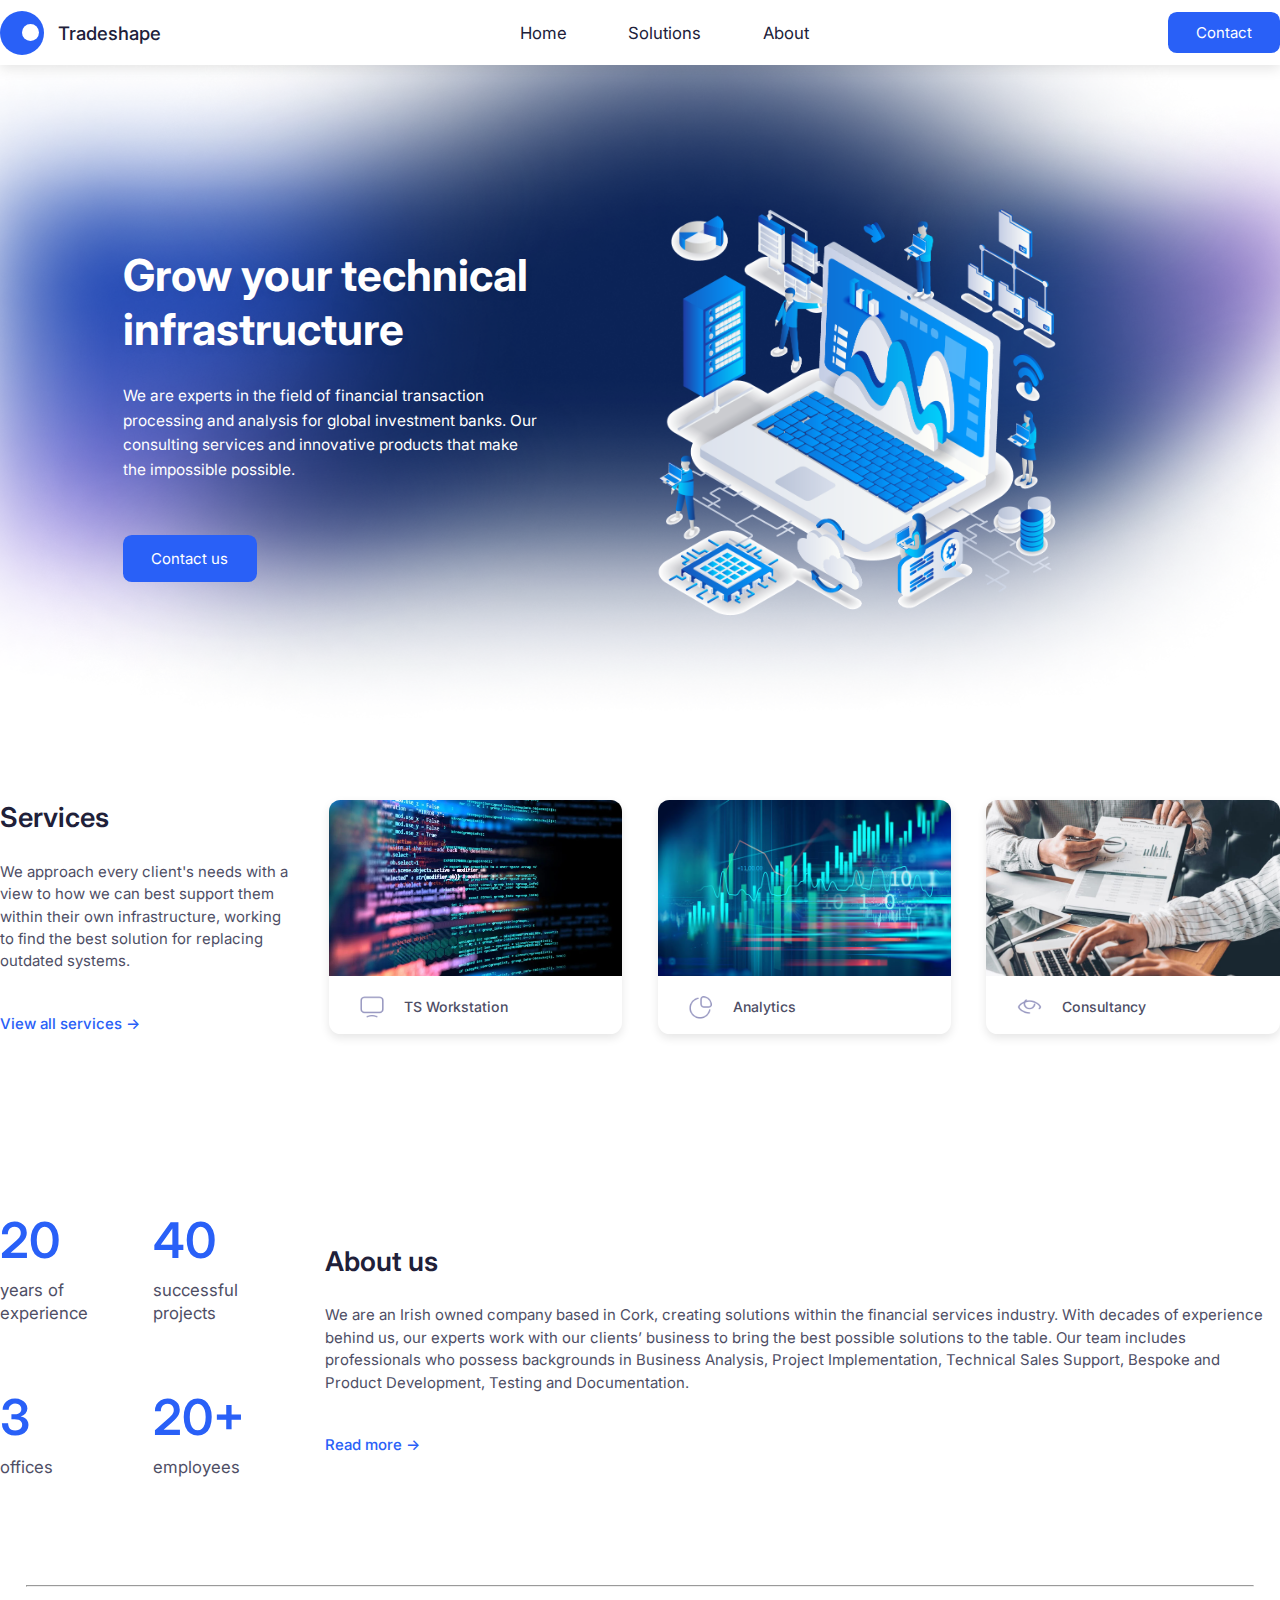
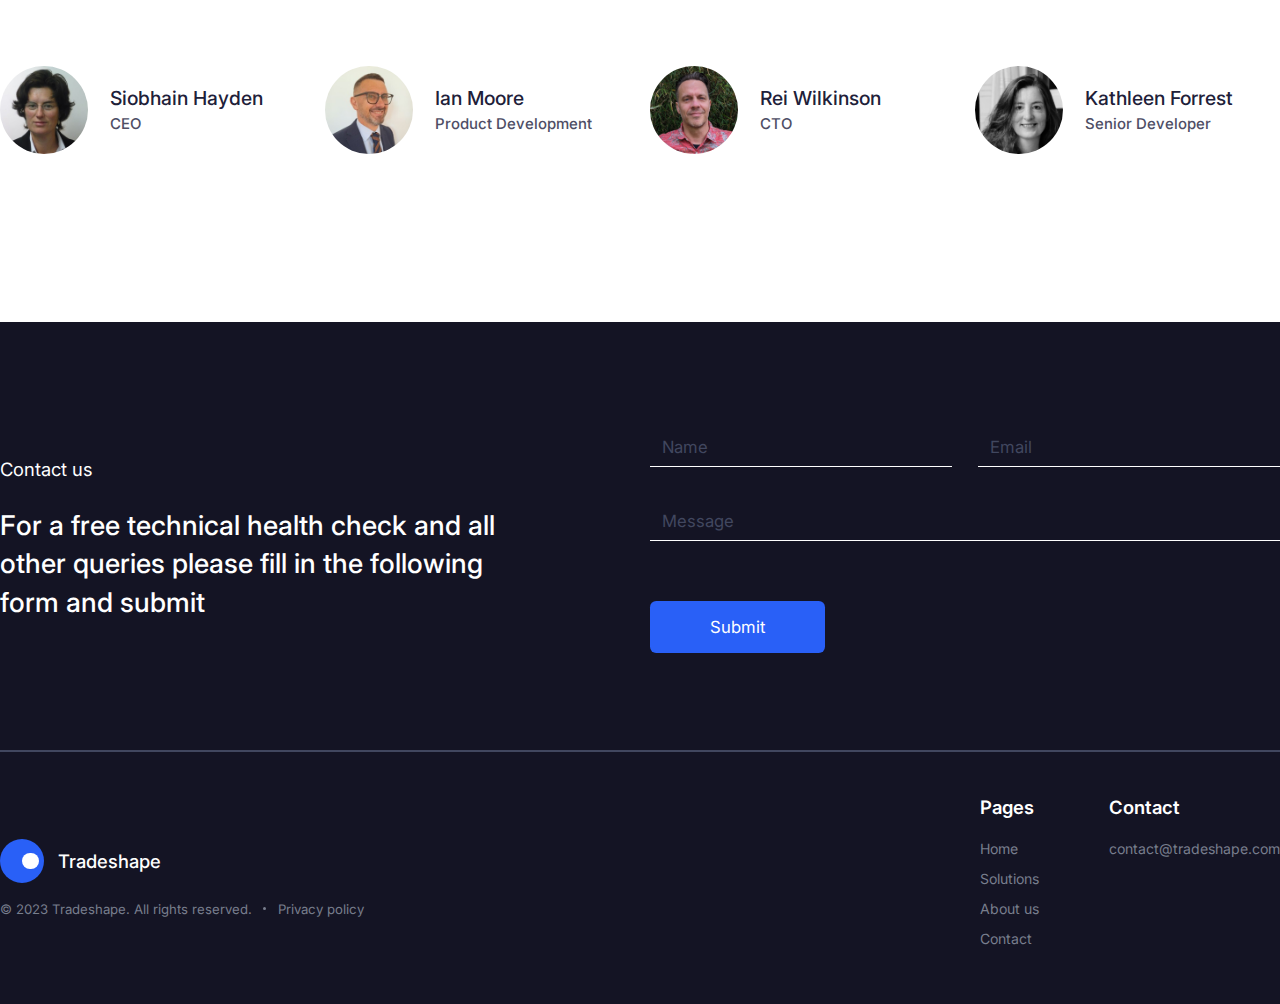
<file: index.html>
<!DOCTYPE html>
<html lang="en">
<head>
    <meta charset="UTF-8">
    <meta http-equiv="X-UA-Compatible" content="IE=edge">
    <meta name="viewport" content="width=device-width, initial-scale=1.0">
    <title>Tradeshape</title>
    <link rel="stylesheet" href="./compiled/globals.css">
    <link rel="stylesheet" href="./compiled/nav.css">
    <link rel="stylesheet" href="./compiled/footer.css">
    <link rel="stylesheet" href="./compiled/index.css">
    <link rel="preconnect" href="https://fonts.googleapis.com">
    <link rel="preconnect" href="https://fonts.gstatic.com" crossorigin>
    <link href="https://fonts.googleapis.com/css2?family=Inter:wght@400;500;600;700&display=swap" rel="stylesheet">
</head>
<body>
    <nav>
        <div class="container">
            <div class="logo">
                <div class="circle">
                    <div class="inner"></div>
                </div>

                <p>Tradeshape</p>
            </div>

            <div class="links">
                <a href="./index.html">Home</a>
                <a href="./html/solutions.html">Solutions</a>
                <a href="./html/about.html">About</a>
            </div>

            <div class="button-container">
                <a href="#footer" class="contact">Contact</a>

                <button class="menu-toggle">
                    <div class="line"></div>
                    <div class="line"></div>
                </button>
            </div>
        </div>
        
        <div class="menu">
            <a href="./index.html">Home</a>
            <a href="./html/solutions.html">Solutions</a>
            <a href="./html/about.html">About</a>
        </div>
    </nav>

    <div class="hero">
        <div class="content grid">
            <div class="text">
                <h1>Grow your technical infrastructure</h1>
                <p>We are experts in the field of financial transaction processing and analysis for global investment banks. Our consulting services and innovative products that make the impossible possible.</p>
                <a class="contact" href="#footer">Contact us</a>
            </div>

            <img class="graphics" src="./assets/index/hero.png" alt="">
        </div>

        <div class="background">
            <img src="./assets/background.png">
        </div>
    </div>

    <div class="services grid">
        <div class="text">
            <h1>Services</h1>
            <p>We approach every client's needs with a view to how we can best support them within their own infrastructure, working to find the best solution for replacing outdated systems.</p>
            <a href="./html/solutions.html">View all services →</a>
        </div>

        <div class="element">
            <img src="./assets/index/code.png" alt="">

            <div class="description">
                <img src="./assets/index/icons/monitor.png" alt="">
                <h2>TS Workstation</h2>
            </div>
        </div>

        <div class="element">
            <img src="./assets/index/stocks.png" alt="">

            <div class="description">
                <img src="./assets/index/icons/data.png" alt="">
                <h2>Analytics</h2>
            </div>
        </div>

        <div class="element">
            <img src="./assets/index/analytics.png" alt="">

            <div class="description">
                <img src="./assets/index/icons/supervision.png" alt="">
                <h2>Consultancy</h2>
            </div>
        </div>
    </div>

    <div class="about grid">
        <div class="stats">
            <div class="numbers">
                <h3>20</h3>
                <p>years of experience</p>
            </div>
            <div class="numbers">
                <h3>40</h3>
                <p>successful projects</p>
            </div>
            <div class="numbers">
                <h3>3</h3>
                <p>offices</p>
            </div>
            <div class="numbers">
                <h3>20+</h3>
                <p>employees</p>
            </div>
        </div>

        <hr>

        <div class="text">
            <h1>About us</h1>
            <p>We are an Irish owned company based in Cork, creating solutions within the financial services industry. With decades of experience behind us, our experts work with our clients’ business to bring the best possible solutions to the table. Our team includes professionals who possess backgrounds in Business Analysis, Project Implementation, Technical Sales Support, Bespoke and Product Development, Testing and Documentation.</p>
            <a href="./html/about.html">Read more →</a>
        </div>
    </div>

    <div class="separator">
        <hr>
    </div>

    <div class="team grid">
        <div class="person">
            <img src="./assets/team/siobhain.jpeg" alt="">
            
            <div>
                <h3>Siobhain Hayden</h3>
                <p>CEO</p>
            </div>
        </div>
        <div class="person">
            <img src="./assets/team/ian.jpeg" alt="">

            <div>
                <h3>Ian Moore</h3>
                <p>Product Development</p>
            </div>
        </div>
        <div class="person">
            <img src="./assets/team/rei.jpeg" alt="">

            <div>
                <h3>Rei Wilkinson</h3>
                <p>CTO</p>
            </div>
        </div>
        <div class="person">
            <img src="./assets/team/kathleen.jpeg" alt="">

            <div>
                <h3>Kathleen Forrest</h3>
                <p>Senior Developer</p>
            </div>
        </div>
    </div>

    <footer id="footer">
        <div class="content">
            <div class="contact grid">
                <div class="text">
                    <h4>Contact us</h4>
                    <p>For a free technical health check and all other queries please fill in the following form and submit</p>
                </div>
    
                <form action="post">
                    <input type="text" placeholder="Name">
                    <input type="email" placeholder="Email">
                    <input type="text" placeholder="Message">
                    <input type="submit">
                </form>
            </div>

            <hr>

            <div class="branding">
                <div>
                    <div class="logo">
                        <div class="circle">
                            <div class="inner"></div>
                        </div>
            
                        <p>Tradeshape</p>
                    </div>

                    <div class="copyright">
                        <p>© 2023 Tradeshape. All rights reserved.</p>
                        <div></div>
                        <a href="/">Privacy policy</a>
                    </div>
                </div>

                <div class="links">
                    <div class="block">
                        <h3>Pages</h3>
                        <a href="./index.html">Home</a>
                        <a href="./html/solutions.html">Solutions</a>
                        <a href="./html/about.html">About us</a>
                        <a href="#footer">Contact</a>
                    </div>
                    <div class="block">
                        <h3>Contact</h3>
                        <a href="mailto:contact@tradeshape.com">contact@tradeshape.com</a>
                    </div>
                </div>
            </div>
        </div>
    </footer>

    <script src="scripts/menu.js"></script>
</body>
</html>
</file>
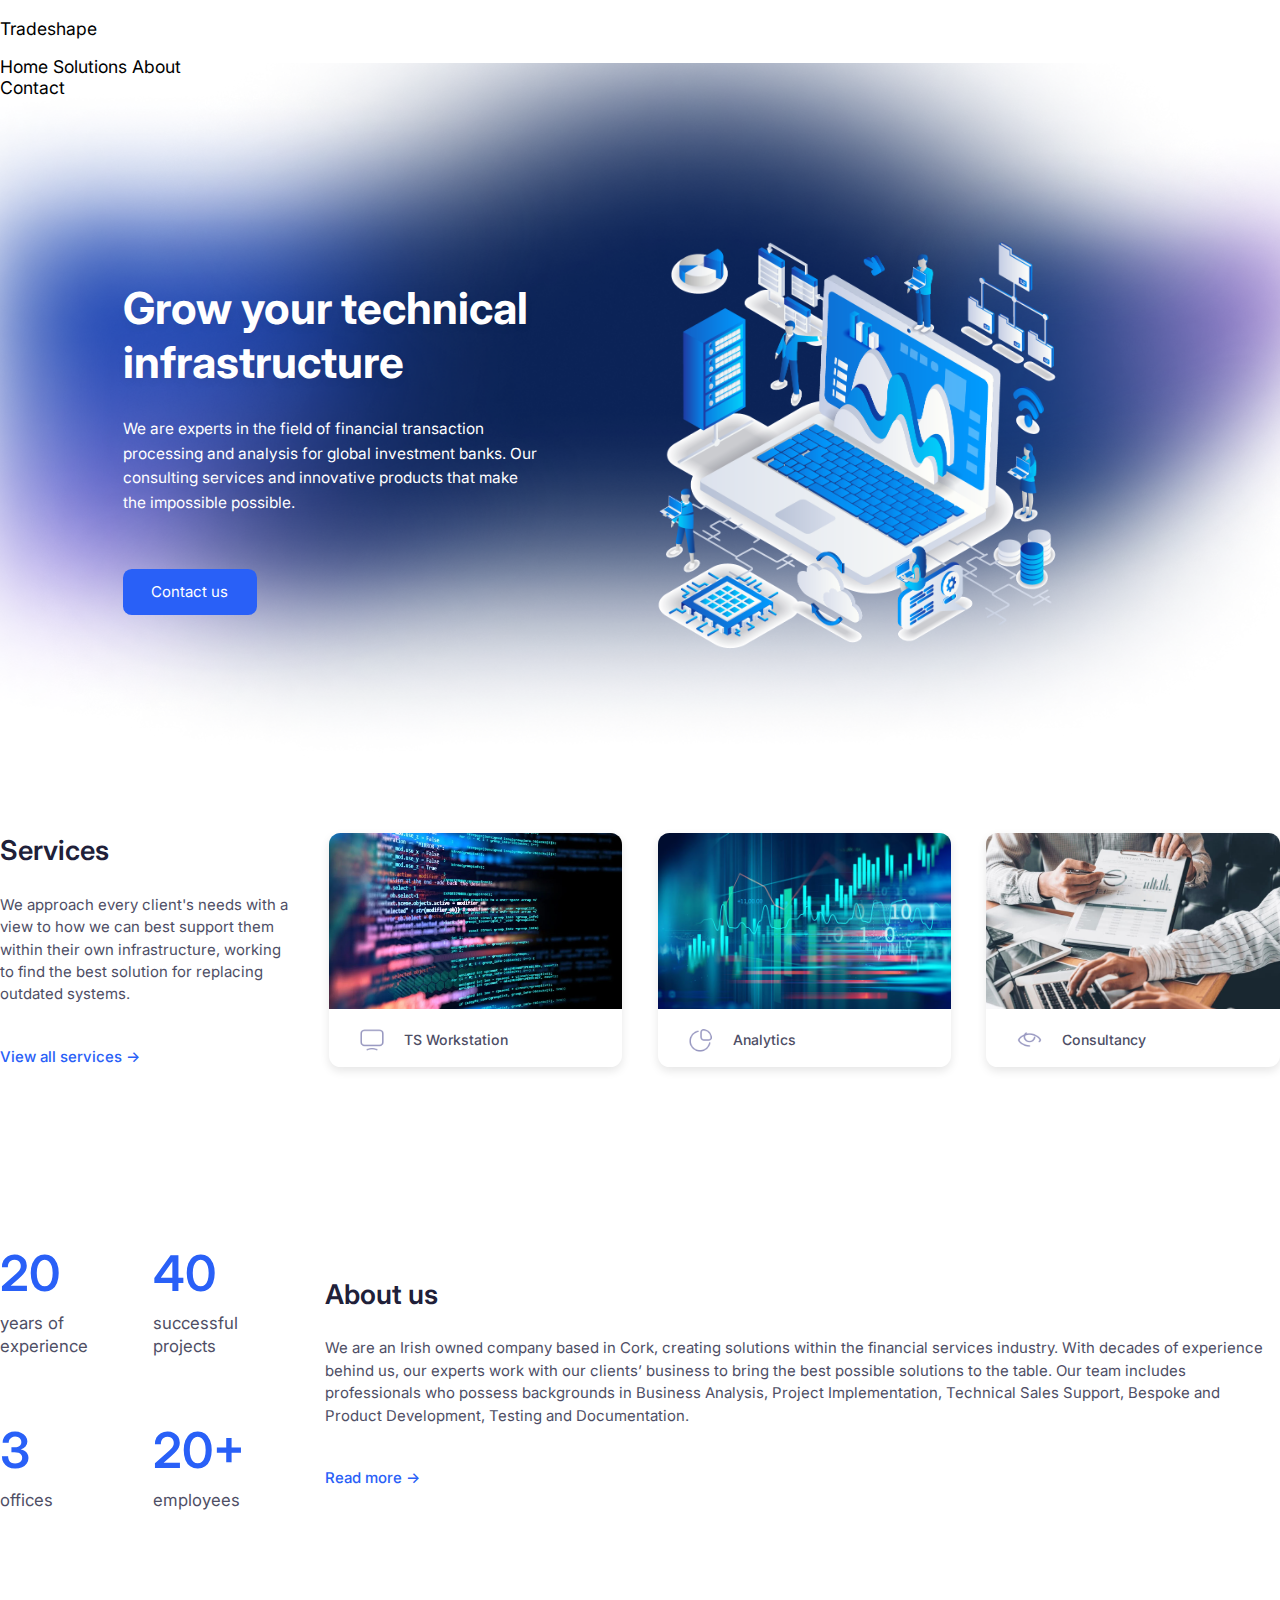
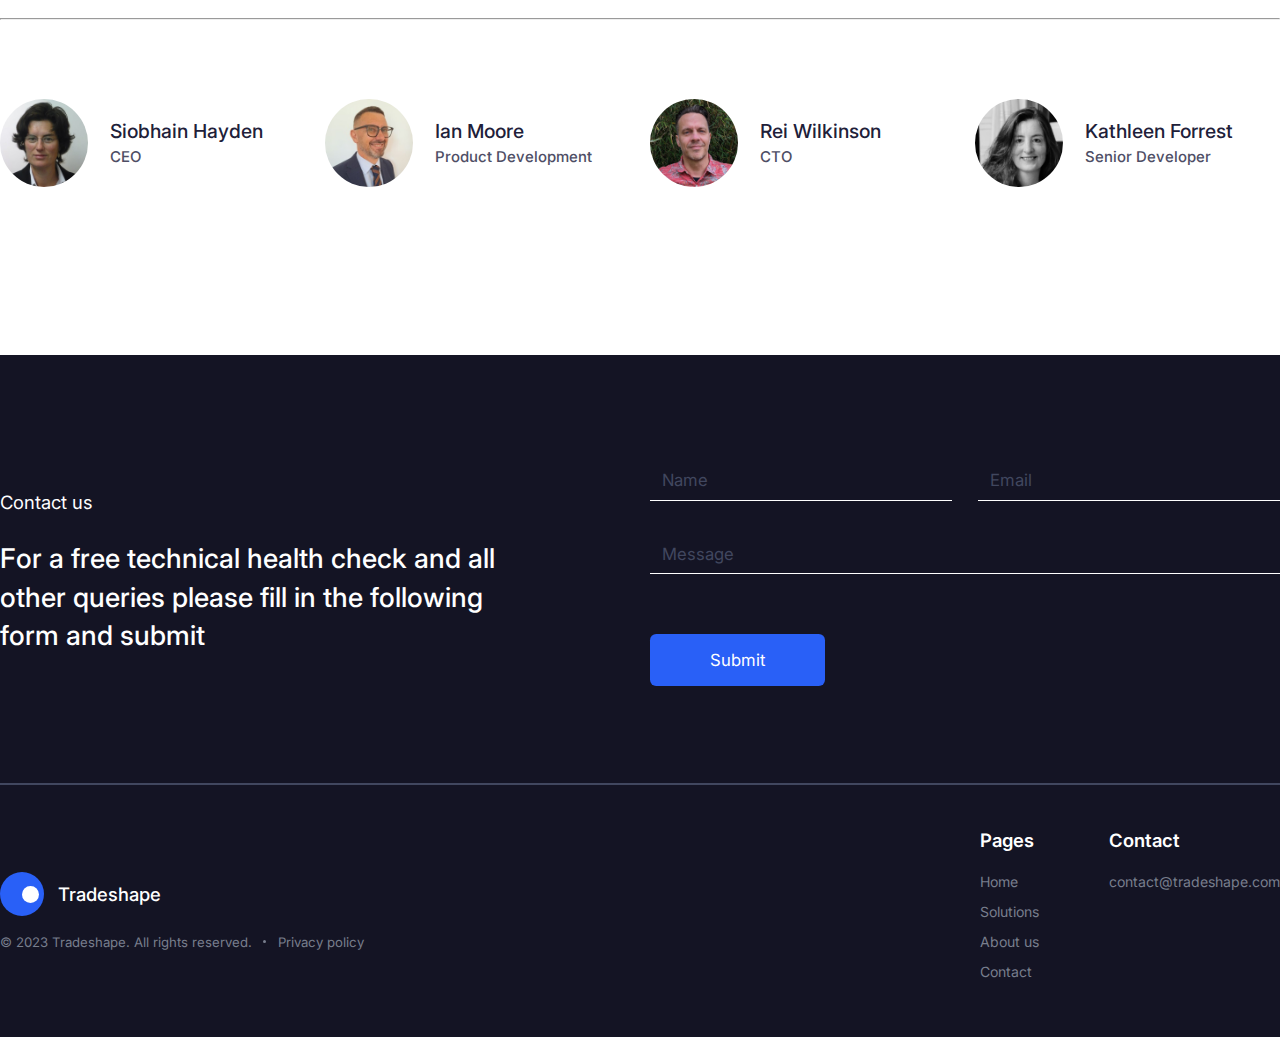
<file: html/index.html>
<!DOCTYPE html>
<html lang="en">
<head>
    <meta charset="UTF-8">
    <meta http-equiv="X-UA-Compatible" content="IE=edge">
    <meta name="viewport" content="width=device-width, initial-scale=1.0">
    <title>Tradeshape</title>
    <link rel="stylesheet" href="../compiled/globals.css">
    <link rel="stylesheet" href="../compiled/nav.css">
    <link rel="stylesheet" href="../compiled/footer.css">
    <link rel="stylesheet" href="../compiled/index.css">
    <link rel="preconnect" href="https://fonts.googleapis.com">
    <link rel="preconnect" href="https://fonts.gstatic.com" crossorigin>
    <link href="https://fonts.googleapis.com/css2?family=Inter:wght@400;500;600;700&display=swap" rel="stylesheet">
</head>
<body>
    <div class="nav">
        <div class="logo">
            <div class="circle">
                <div class="inner"></div>
            </div>

            <p>Tradeshape</p>
        </div>

        <div class="links">
            <a href="/">Home</a>
            <a href="./solutions.html">Solutions</a>
            <a href="./about.html">About</a>
        </div>

        <a href="#footer" class="contact">Contact</a>
    </div>

    <div class="hero">
        <div class="content grid">
            <div class="text">
                <h1>Grow your technical infrastructure</h1>
                <p>We are experts in the field of financial transaction processing and analysis for global investment banks. Our consulting services and innovative products that make the impossible possible.</p>
                <a class="contact" href="#footer">Contact us</a>
            </div>

            <img class="graphics" src="../assets/index/hero.png" alt="">
        </div>

        <div class="background">
            <img src="../assets/background.png">
        </div>
    </div>

    <div class="services grid">
        <div class="text">
            <h1>Services</h1>
            <p>We approach every client's needs with a view to how we can best support them within their own infrastructure, working to find the best solution for replacing outdated systems.</p>
            <a href="./solutions.html">View all services →</a>
        </div>

        <div class="element">
            <img src="../assets/index/code.png" alt="">

            <div class="description">
                <img src="../assets/index/icons/monitor.png" alt="">
                <h2>TS Workstation</h2>
            </div>
        </div>

        <div class="element">
            <img src="../assets/index/stocks.png" alt="">

            <div class="description">
                <img src="../assets/index/icons/data.png" alt="">
                <h2>Analytics</h2>
            </div>
        </div>

        <div class="element">
            <img src="../assets/index/analytics.png" alt="">

            <div class="description">
                <img src="../assets/index/icons/supervision.png" alt="">
                <h2>Consultancy</h2>
            </div>
        </div>
    </div>

    <div class="about grid">
        <div class="stats">
            <div class="numbers">
                <h3>20</h3>
                <p>years of experience</p>
            </div>
            <div class="numbers">
                <h3>40</h3>
                <p>successful projects</p>
            </div>
            <div class="numbers">
                <h3>3</h3>
                <p>offices</p>
            </div>
            <div class="numbers">
                <h3>20+</h3>
                <p>employees</p>
            </div>
        </div>

        <div class="text">
            <h1>About us</h1>
            <p>We are an Irish owned company based in Cork, creating solutions within the financial services industry. With decades of experience behind us, our experts work with our clients’ business to bring the best possible solutions to the table. Our team includes professionals who possess backgrounds in Business Analysis, Project Implementation, Technical Sales Support, Bespoke and Product Development, Testing and Documentation.</p>
            <a href="./about.html">Read more →</a>
        </div>
    </div>

    <hr>

    <div class="team grid">
        <div class="person">
            <img src="../assets/team/siobhain.jpeg" alt="">
            
            <div>
                <h3>Siobhain Hayden</h3>
                <p>CEO</p>
            </div>
        </div>
        <div class="person">
            <img src="../assets/team/ian.jpeg" alt="">

            <div>
                <h3>Ian Moore</h3>
                <p>Product Development</p>
            </div>
        </div>
        <div class="person">
            <img src="../assets/team/rei.jpeg" alt="">

            <div>
                <h3>Rei Wilkinson</h3>
                <p>CTO</p>
            </div>
        </div>
        <div class="person">
            <img src="../assets/team/kathleen.jpeg" alt="">

            <div>
                <h3>Kathleen Forrest</h3>
                <p>Senior Developer</p>
            </div>
        </div>
    </div>

    <footer id="footer">
        <div class="content">
            <div class="contact grid">
                <div class="text">
                    <h4>Contact us</h4>
                    <p>For a free technical health check and all other queries please fill in the following form and submit</p>
                </div>
    
                <form action="post">
                    <input type="text" placeholder="Name">
                    <input type="email" placeholder="Email">
                    <input type="text" placeholder="Message">
                    <input type="submit">
                </form>
            </div>

            <hr>

            <div class="branding">
                <div>
                    <div class="logo">
                        <div class="circle">
                            <div class="inner"></div>
                        </div>
            
                        <p>Tradeshape</p>
                    </div>

                    <div class="copyright">
                        <p>© 2023 Tradeshape. All rights reserved.</p>
                        <div></div>
                        <a href="/">Privacy policy</a>
                    </div>
                </div>

                <div class="links">
                    <div class="block">
                        <h3>Pages</h3>
                        <a href="./index.html">Home</a>
                        <a href="./solutions.html">Solutions</a>
                        <a href="./about.html">About us</a>
                        <a href="#footer">Contact</a>
                    </div>
                    <div class="block">
                        <h3>Contact</h3>
                        <a href="mailto:contact@tradeshape.com">contact@tradeshape.com</a>
                    </div>
                </div>
            </div>
        </div>
    </footer>
</body>
</html>
</file>
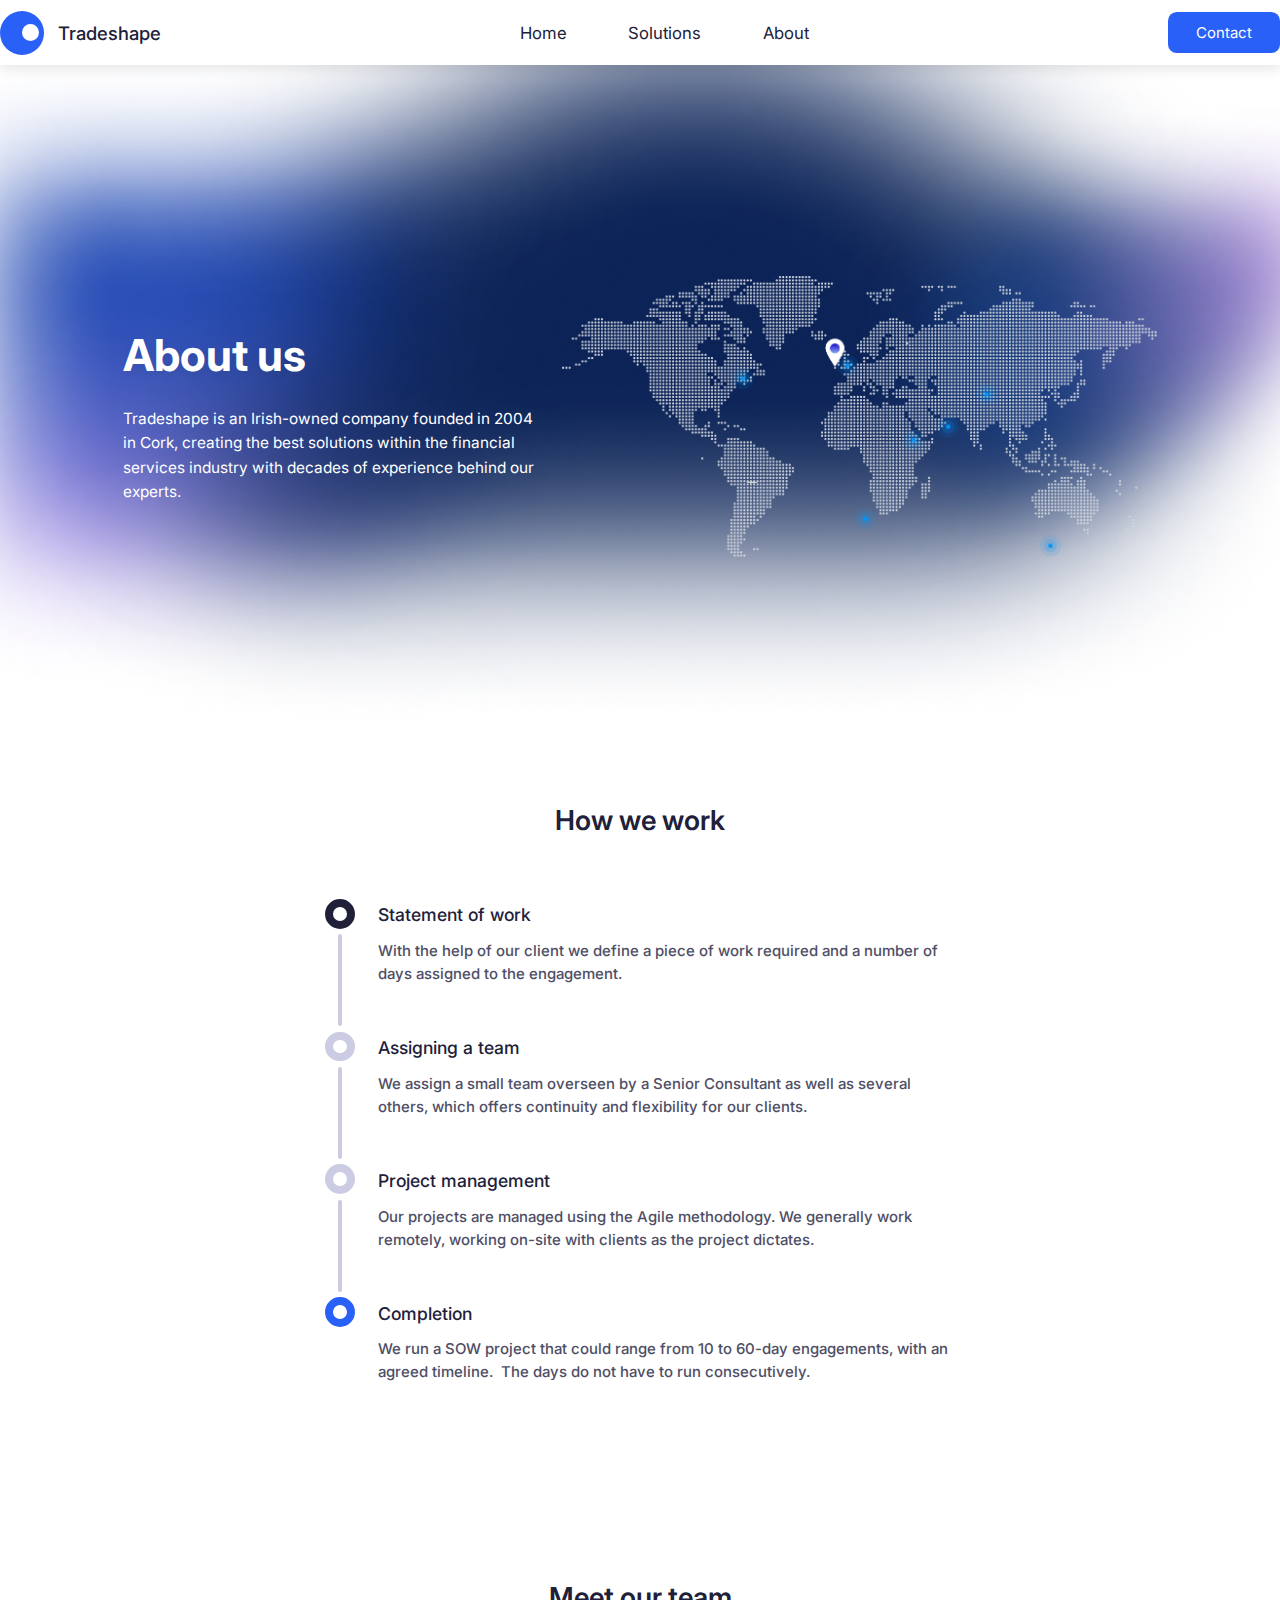
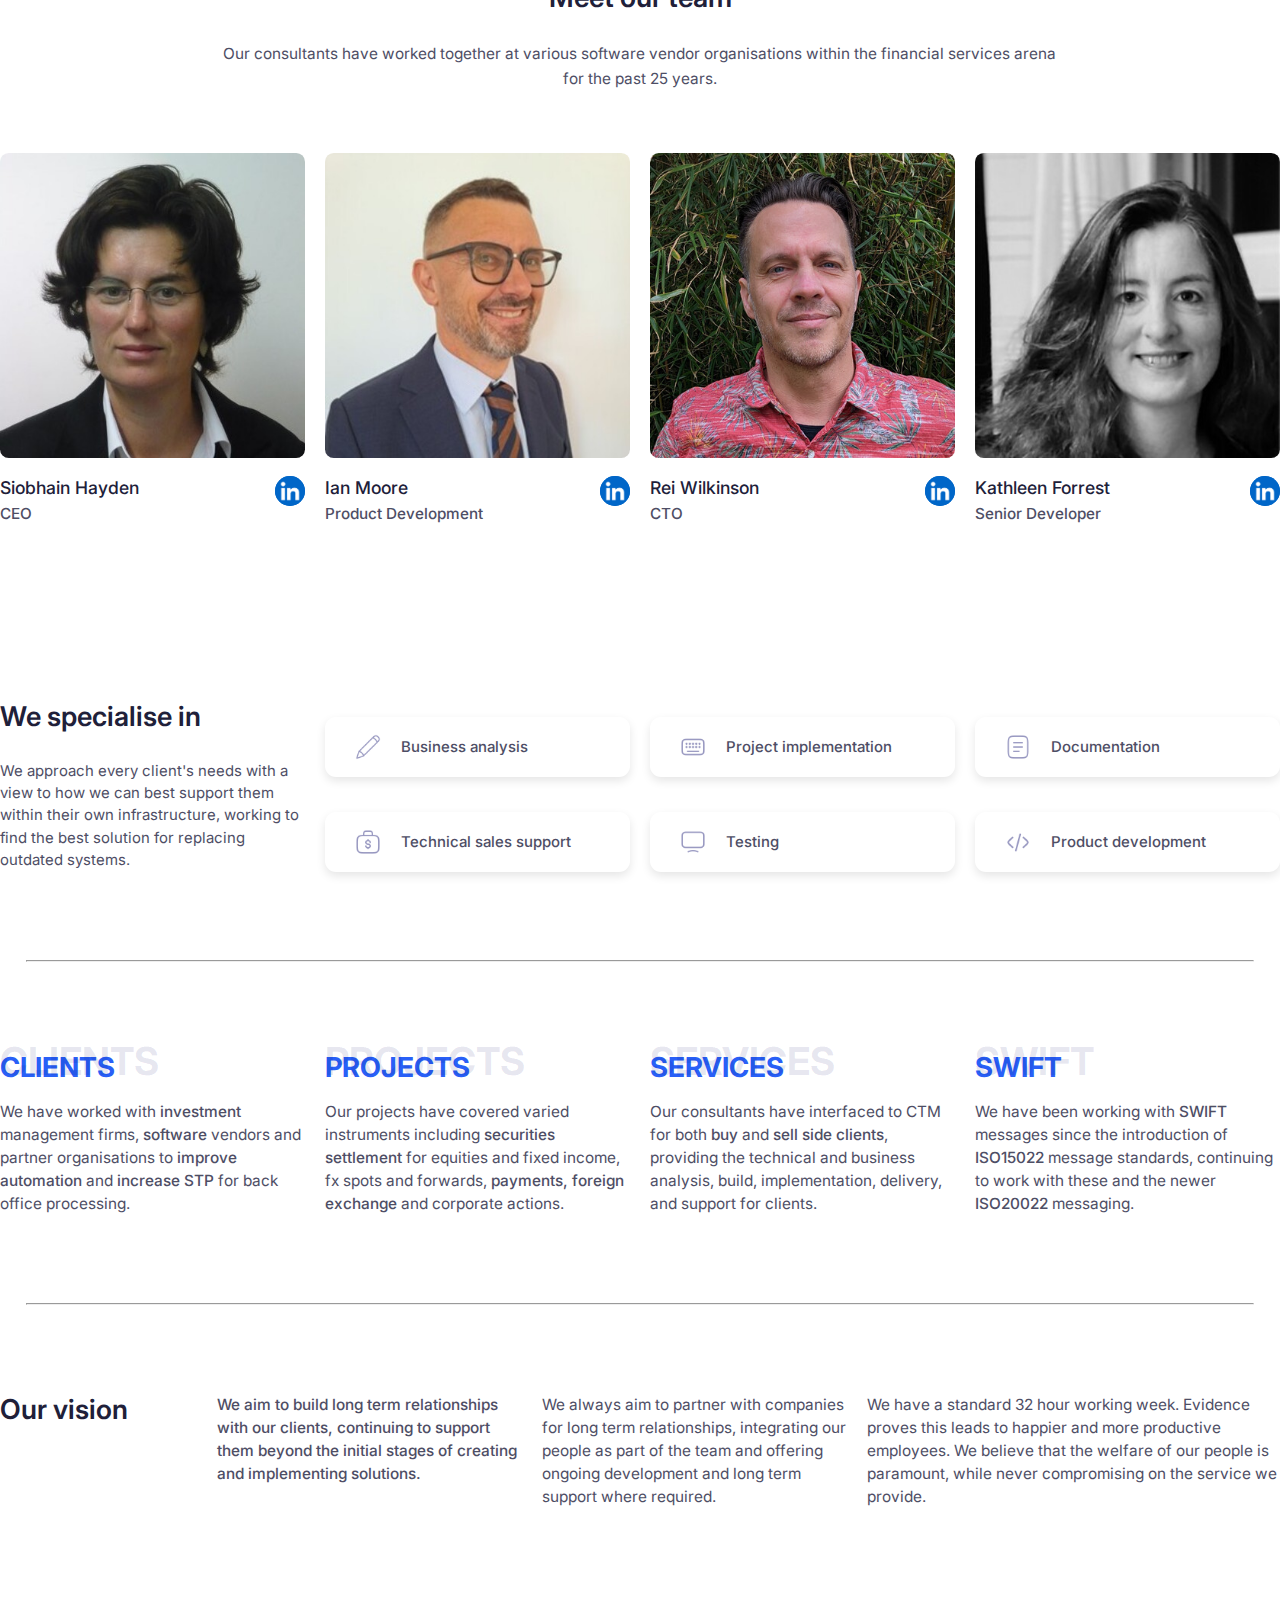
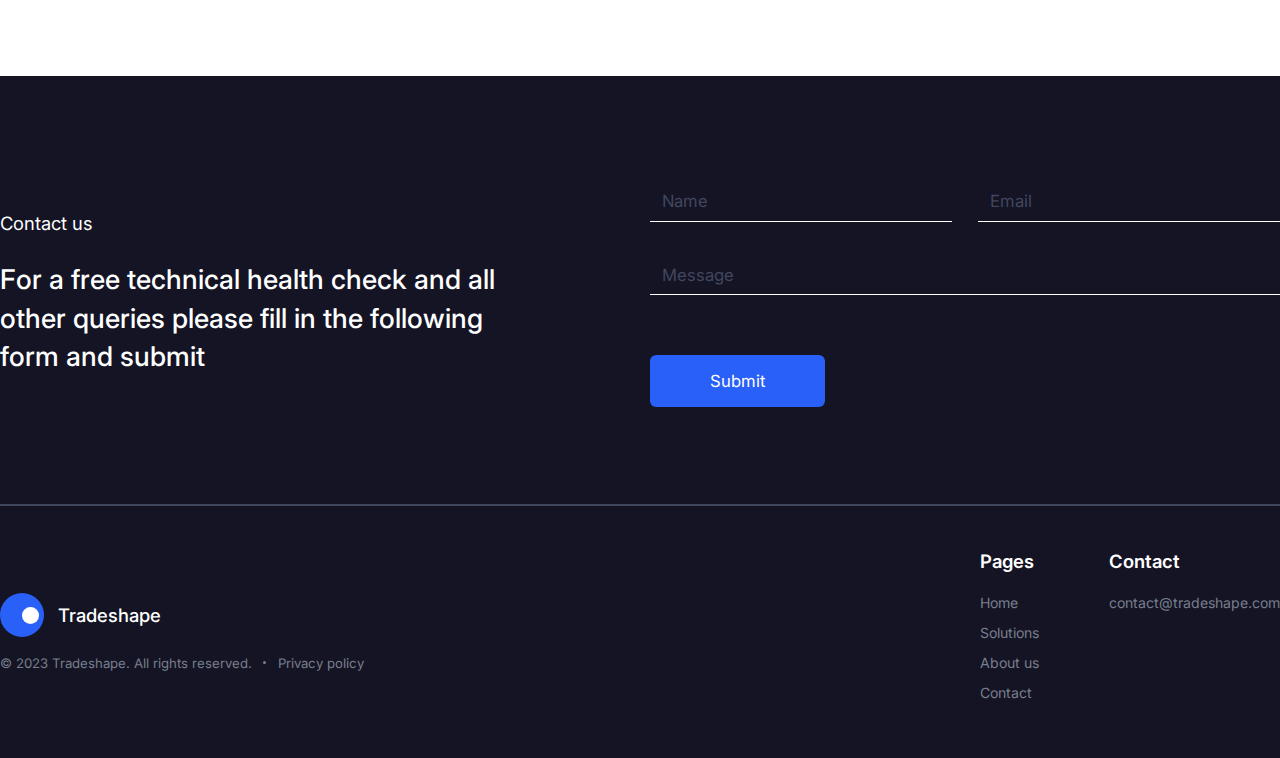
<file: html/about.html>
<!DOCTYPE html>
<html lang="en">
<head>
    <meta charset="UTF-8">
    <meta http-equiv="X-UA-Compatible" content="IE=edge">
    <meta name="viewport" content="width=device-width, initial-scale=1.0">
    <title>Tradeshape</title>
    <link rel="stylesheet" href="../compiled/globals.css">
    <link rel="stylesheet" href="../compiled/nav.css">
    <link rel="stylesheet" href="../compiled/footer.css">
    <link rel="stylesheet" href="../compiled/about.css">
    <link rel="preconnect" href="https://fonts.googleapis.com">
    <link rel="preconnect" href="https://fonts.gstatic.com" crossorigin>
    <link href="https://fonts.googleapis.com/css2?family=Inter:wght@400;500;600;700&display=swap" rel="stylesheet">
</head>
<body>
    <nav>
        <div class="container">
            <div class="logo">
                <div class="circle">
                    <div class="inner"></div>
                </div>

                <p>Tradeshape</p>
            </div>

            <div class="links">
                <a href="../index.html">Home</a>
                <a href=".solutions.html">Solutions</a>
                <a href="./about.html">About</a>
            </div>

            <div class="button-container">
                <a href="#footer" class="contact">Contact</a>

                <button class="menu-toggle">
                    <div class="line"></div>
                    <div class="line"></div>
                </button>
            </div>
        </div>
        
        <div class="menu">
            <a href="../index.html">Home</a>
            <a href="./solutions.html">Solutions</a>
            <a href="./about.html">About</a>
        </div>
    </nav>

    <div class="hero">
        <div class="content grid">
            <div class="text">
                <h1>About us</h1>
                <p>Tradeshape is an Irish-owned company founded in 2004 in Cork, creating the best solutions within the financial services industry with decades of experience behind our experts.</p>
            </div>

            <img class="graphics" src="../assets/about/map.png" alt="">
        </div>

        <div class="background">
            <img src="../assets/background.png">
        </div>
    </div>

    <div class="process">
        <h1>How we work</h1>

        <div class="step-by-step grid">
            <div class="container">
                <div class="item">
                    <div class="graphics">
                        <div class="circle"></div>
                        <div class="line"></div>
                    </div>

                    <div class="text">
                        <h3>Statement of work</h3>
                        <p>With the help of our client we define a piece of work required and a number of days assigned to the engagement.</p>
                    </div>
                </div>

                <div class="item">
                    <div class="graphics">
                        <div class="circle"></div>
                        <div class="line"></div>
                    </div>

                    <div class="text">
                        <h3>Assigning a team</h3>
                        <p>We assign a small team overseen by a Senior Consultant as well as several others, which offers continuity and flexibility for our clients.</p>
                    </div>
                </div>

                <div class="item">
                    <div class="graphics">
                        <div class="circle"></div>
                        <div class="line"></div>
                    </div>

                    <div class="text">
                        <h3>Project management</h3>
                        <p>Our projects are managed using the Agile methodology. We generally work remotely, working on-site with clients as the project dictates.</p>
                    </div>
                </div>

                <div class="item">
                    <div class="graphics">
                        <div class="circle"></div>
                    </div>

                    <div class="text">
                        <h3>Completion</h3>
                        <p>We run a SOW project that could range from 10 to 60-day engagements, with an agreed timeline.  The days do not have to run consecutively.</p>
                    </div>
                </div>
            </div>
        </div>
    </div>

    <div class="team grid">
        <h1>Meet our team</h1>
        <p>Our consultants have worked together at various software vendor organisations within the financial services arena for the past 25 years.</p>

        <div class="people grid">
            <div class="person">
                <img src="../assets/team/siobhain.jpeg" alt="">

                <div class="info">
                    <div class="text">
                        <h3>Siobhain Hayden</h3>
                        <p>CEO</p>
                    </div>

                    <a class="linkedin" href="https://www.linkedin.com/in/siobhainahayden/">
                        <img src="../assets/about/linkedin.png" alt="">
                    </a>
                </div>
            </div>

            <div class="person">
                <img src="../assets/team/ian.jpeg" alt="">

                <div class="info">
                    <div class="text">
                        <h3>Ian Moore</h3>
                        <p>Product Development</p>
                    </div>

                    <a class="linkedin" href="https://www.linkedin.com/in/ian-moore-a917811/">
                        <img src="../assets/about/linkedin.png" alt="">
                    </a>
                </div>
            </div>

            <div class="person">
                <img src="../assets/team/rei.jpeg" alt="">

                <div class="info">
                    <div class="text">
                        <h3>Rei Wilkinson</h3>
                        <p>CTO</p>
                    </div>

                    <a class="linkedin" href="https://www.linkedin.com/in/rei-wilkinson-7a52142/">
                        <img src="../assets/about/linkedin.png" alt="">
                    </a>
                </div>
            </div>

            <div class="person">
                <img src="../assets/team/kathleen.jpeg" alt="">

                <div class="info">
                    <div class="text">
                        <h3>Kathleen Forrest</h3>
                        <p>Senior Developer</p>
                    </div>

                    <a class="linkedin" href="https://www.linkedin.com/in/kathleen-forrest-09aab716/">
                        <img src="../assets/about/linkedin.png" alt="">
                    </a>
                </div>
            </div>
        </div>
    </div>

    <div class="specialise grid">
        <div class="text">
            <h1>We specialise in </h1>
            <p>We approach every client's needs with a view to how we can best support them within their own infrastructure, working to find the best solution for replacing outdated systems.</p>
        </div>

        <div class="pair">
            <div class="item">
                <img src="../assets/about/pencil.png" alt="">
                <h3>Business analysis</h3>
            </div>
    
            <div class="item">
                <img src="../assets/about/money.png" alt="">
                <h3>Technical sales support</h3>
            </div>
        </div>

        <div class="pair">
            <div class="item">
                <img src="../assets/about/keyboard.png" alt="">
                <h3>Project implementation</h3>
            </div>
    
            <div class="item">
                <img src="../assets/about/monitor.png" alt="">
                <h3>Testing</h3>
            </div>
        </div>

        <div class="pair">
            <div class="item">
                <img src="../assets/about/document.png" alt="">
                <h3>Documentation</h3>
            </div>
    
            <div class="item">
                <img src="../assets/about/code.png" alt="">
                <h3>Product development</h3>
            </div>
        </div>
    </div>

    <div class="separator"><hr></div>

    <div class="facts grid">
        <div class="item">
            <div class="title">
                <h1>Clients</h1>
                <h2>Clients</h2>
            </div>

            <p>We have worked with <b>investment</b> management firms, <b>software</b> vendors and partner organisations to <b>improve automation</b> and <b>increase STP</b> for back office processing.</p>
        </div>

        <div class="item">
            <div class="title">
                <h1>Projects</h1>
                <h2>Projects</h2>
            </div>

            <p>Our projects have covered varied instruments including <b>securities settlement</b> for equities and fixed income, fx spots and forwards, <b>payments, foreign exchange</b> and corporate actions.</p>
        </div>

        <div class="item">
            <div class="title">
                <h1>Services</h1>
                <h2>Services</h2>
            </div>

            <p>Our consultants have interfaced to CTM for both <b>buy</b> and <b>sell side clients</b>, providing the technical and business analysis, build, implementation, delivery, and support for clients.</p>
        </div>

        <div class="item">
            <div class="title">
                <h1>SWIFT</h1>
                <h2>SWIFT</h2>
            </div>

            <p>We have been working with <b>SWIFT</b> messages since the introduction of <b>ISO15022</b> message standards, continuing to work with these and the newer <b>ISO20022</b> messaging.</p>
        </div>
    </div>

    <div class="separator"><hr></div>

    <div class="vision grid">
        <h1>Our vision</h1>

        <p>We aim to build long term relationships with our clients, continuing to support them beyond the initial stages of creating and implementing solutions.</p>
        <p>We always aim to partner with companies for long term relationships, integrating our people as part of the team and offering ongoing development and long term support where required.</p>
        <p>We have a standard 32 hour working week. Evidence proves this leads to happier and more productive employees. We believe that the welfare of our people is paramount, while never compromising on the service we provide.</p>
    </div>

    <footer id="footer">
        <div class="content">
            <div class="contact grid">
                <div class="text">
                    <h4>Contact us</h4>
                    <p>For a free technical health check and all other queries please fill in the following form and submit</p>
                </div>
    
                <form action="post">
                    <input type="text" placeholder="Name">
                    <input type="email" placeholder="Email">
                    <input type="text" placeholder="Message">
                    <input type="submit">
                </form>
            </div>

            <hr>

            <div class="branding">
                <div>
                    <div class="logo">
                        <div class="circle">
                            <div class="inner"></div>
                        </div>
            
                        <p>Tradeshape</p>
                    </div>

                    <div class="copyright">
                        <p>© 2023 Tradeshape. All rights reserved.</p>
                        <div></div>
                        <a href="/">Privacy policy</a>
                    </div>
                </div>

                <div class="links">
                    <div class="block">
                        <h3>Pages</h3>
                        <a href="../index.html">Home</a>
                        <a href="./solutions.html">Solutions</a>
                        <a href="./about.html">About us</a>
                        <a href="#footer">Contact</a>
                    </div>
                    <div class="block">
                        <h3>Contact</h3>
                        <a href="mailto:contact@tradeshape.com">contact@tradeshape.com</a>
                    </div>
                </div>
            </div>
        </div>
    </footer>

    <script src="../scripts/menu.js"></script>
</body>
</html>
</file>
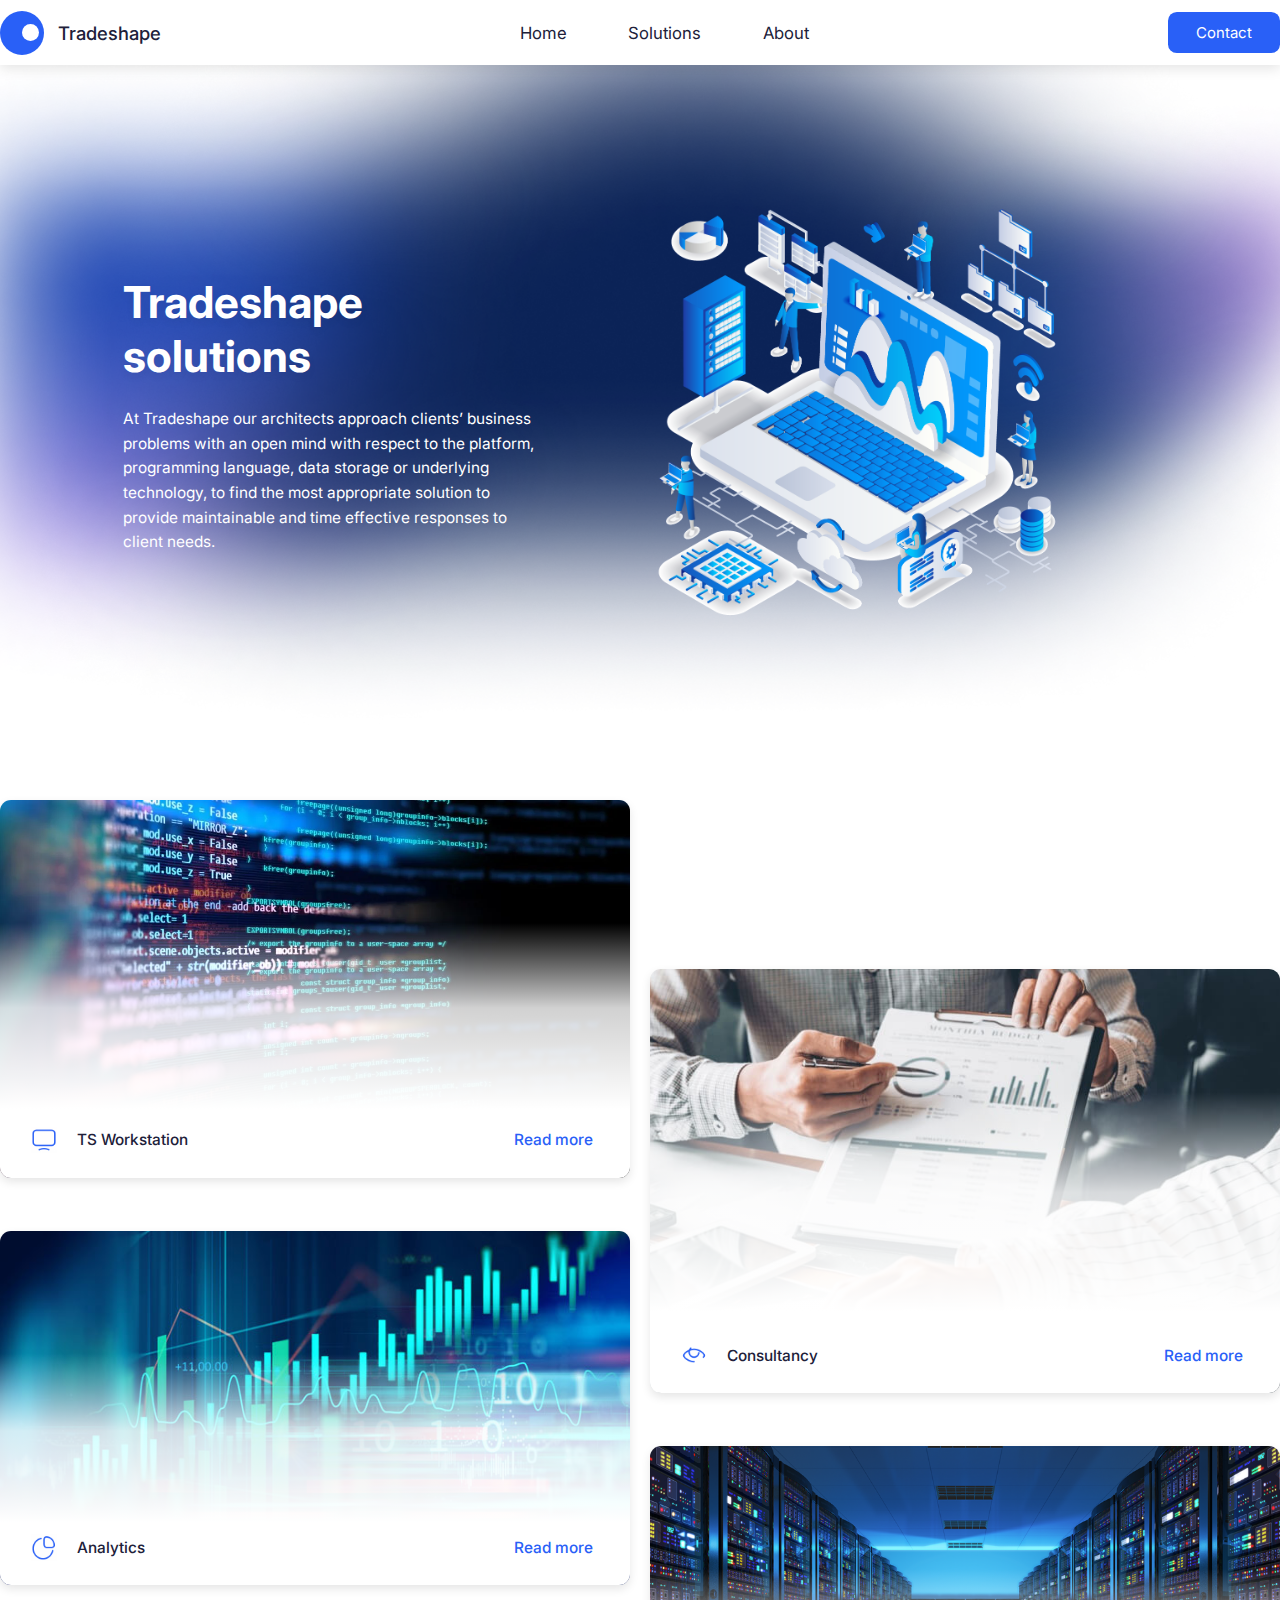
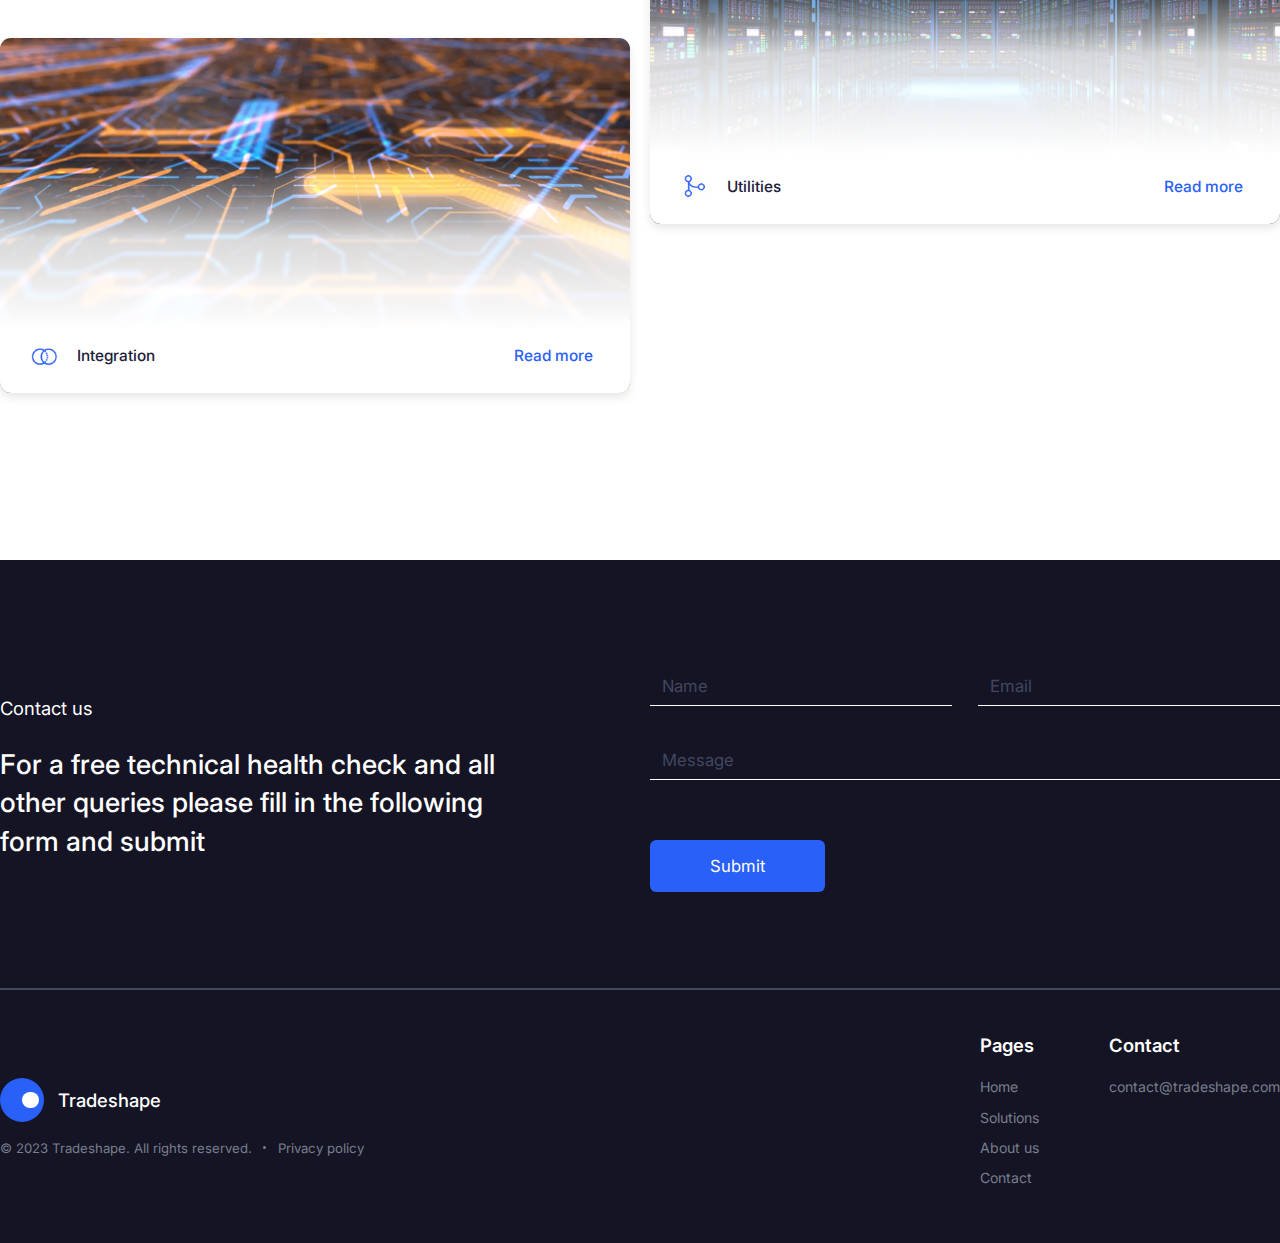
<file: html/solutions.html>
<!DOCTYPE html>
<html lang="en">
<head>
    <meta charset="UTF-8">
    <meta http-equiv="X-UA-Compatible" content="IE=edge">
    <meta name="viewport" content="width=device-width, initial-scale=1.0">
    <title>Tradeshape</title>
    <link rel="stylesheet" href="../compiled/globals.css">
    <link rel="stylesheet" href="../compiled/nav.css">
    <link rel="stylesheet" href="../compiled/footer.css">
    <link rel="stylesheet" href="../compiled/solutions.css">
    <link rel="preconnect" href="https://fonts.googleapis.com">
    <link rel="preconnect" href="https://fonts.gstatic.com" crossorigin>
    <link href="https://fonts.googleapis.com/css2?family=Inter:wght@400;500;600;700&display=swap" rel="stylesheet">
</head>
<body>
    <nav>
        <div class="container">
            <div class="logo">
                <div class="circle">
                    <div class="inner"></div>
                </div>

                <p>Tradeshape</p>
            </div>

            <div class="links">
                <a href="../index.html">Home</a>
                <a href="./solutions.html">Solutions</a>
                <a href="./about.html">About</a>
            </div>

            <div class="button-container">
                <a href="#footer" class="contact">Contact</a>

                <button class="menu-toggle">
                    <div class="line"></div>
                    <div class="line"></div>
                </button>
            </div>
        </div>
        
        <div class="menu">
            <a href="../index.html">Home</a>
            <a href="./solutions.html">Solutions</a>
            <a href="./about.html">About</a>
        </div>
    </nav>

    <div class="hero">
        <div class="content grid">
            <div class="text">
                <h1>Tradeshape solutions</h1>
                <p>At Tradeshape our architects approach clients’ business problems with an open mind with respect to the platform, programming language, data storage or underlying technology, to find the most appropriate solution to provide maintainable and time effective responses to client needs.</p>
            </div>

            <img class="graphics" src="../assets/index/hero.png" alt="">
        </div>

        <div class="background">
            <img src="../assets/background.png">
        </div>
    </div>

    <div class="services grid">
        <div class="container">
            <div class="item">
                <img class="background" src="../assets/index/code.png" alt="">
    
                <div class="description">
                    <div class="interface">
                        <div class="title">
                            <img src="../assets/solutions/monitor.png" alt="">
                            <h3>TS Workstation</h3>
                        </div>
    
                        <button class="show">Read more</button>
                    </div>
    
                    <p>Creating solutions to meet client needs, our team of technical architects have created TS Workstation, an easy to install automation process. Workstation facilitates the update of static data, an essential step in the STP pipeline. Working with your existing technology stack, our simple technology saves time and provides non-technical staff with access to the underlying data. Our TS workstation is a light touch web based user interface which provides visibility on the post trade life cycle for exception management and monitoring</p>
                </div>
            </div>

            <div class="item">
                <img class="background" src="../assets/index/stocks.png" alt="">
    
                <div class="description">
                    <div class="interface">
                        <div class="title">
                            <img src="../assets/solutions/graph.png" alt="">
                            <h3>Analytics</h3>
                        </div>
    
                        <button class="show">Read more</button>
                    </div>
    
                    <p>Our experts use Data Analysis tools and techniques to review your underlying system data, giving us a better insight into how we can best support your business. Identifying inaccuracies and inefficient practices, we tailor each dashboard to create a bespoke solution. This means we are able to accurately pinpoint places in your business that would benefit from streamlining while also providing useful management metrics.</p>
                </div>
            </div>

            <div class="item">
                <img class="background" src="../assets/solutions/integration.png" alt="">
    
                <div class="description">
                    <div class="interface">
                        <div class="title">
                            <img src="../assets/solutions/overlap.png" alt="">
                            <h3>Integration</h3>
                        </div>
    
                        <button class="show">Read more</button>
                    </div>
    
                    <p>Our team's wide range of experience means we recognise integration as a core part of every straight through processing solution. Your needs might be dictated by the installation of new software packages, or the consolidation of existing IT platforms, or working as part of an out-source environment. We can help you find solutions to work within your current structure and will collaborate with your team to ensure a smooth transition.</p>
                </div>
            </div>
        </div>

        <div class="container">
            <div class="item">
                <img class="background" src="../assets/index/analytics.png" alt="">

                <div class="description">
                    <div class="interface">
                        <div class="title">
                            <img src="../assets/solutions/eye.png" alt="">
                            <h3>Consultancy</h3>
                        </div>

                        <button class="show">Read more</button>
                    </div>

                    <p>Tradeshape consultants pride themselves on being business focused. Though most requirements are technology based, we understand that knowing your business requirements is essential to finding the right solution. We have extensive experience of post-trade straight through transaction processing for Investment Banks and out-source service providers. Our Tradeshape consultants will analyse business requirements, with a view to applying the appropriate technology solutions to improve our clients trade processing in a professional, cost effective and timely manner. Our consultants can also assist with projects related to third party solutions and technologies.</p>
                </div>
            </div>
            
            <div class="item">
                <img class="background" src="../assets/solutions/utilities.png" alt="">

                <div class="description">
                    <div class="interface">
                        <div class="title">
                            <img src="../assets/solutions/merge.png" alt="">
                            <h3>Utilities</h3>
                        </div>

                        <button class="show">Read more</button>
                    </div>

                    <p>If you find your operations staff unnecessarily burdened with manual file handling processes, then TS Utilities would be an ideal solution. It can automate tasks such as file moving, renaming, archiving, copying, and tidying-up. This light weight tool can be configured for many tasks and scheduled to run based on time or as a file watcher. TS Utilities can carry out lookups on files or database tables to perform cross reference or validation and reformat files. It can also trigger alerts and send email notifications, and can be extended to integrate to custom APIs.</p>
                </div>
            </div>
        </div>
    </div>

    <footer id="footer">
        <div class="content">
            <div class="contact grid">
                <div class="text">
                    <h4>Contact us</h4>
                    <p>For a free technical health check and all other queries please fill in the following form and submit</p>
                </div>
    
                <form action="post">
                    <input type="text" placeholder="Name">
                    <input type="email" placeholder="Email">
                    <input type="text" placeholder="Message">
                    <input type="submit">
                </form>
            </div>

            <hr>

            <div class="branding">
                <div>
                    <div class="logo">
                        <div class="circle">
                            <div class="inner"></div>
                        </div>
            
                        <p>Tradeshape</p>
                    </div>

                    <div class="copyright">
                        <p>© 2023 Tradeshape. All rights reserved.</p>
                        <div></div>
                        <a href="/">Privacy policy</a>
                    </div>
                </div>

                <div class="links">
                    <div class="block">
                        <h3>Pages</h3>
                        <a href="../index.html">Home</a>
                        <a href="./solutions.html">Solutions</a>
                        <a href="./about.html">About us</a>
                        <a href="#footer">Contact</a>
                    </div>
                    <div class="block">
                        <h3>Contact</h3>
                        <a href="mailto:contact@tradeshape.com">contact@tradeshape.com</a>
                    </div>
                </div>
            </div>
        </div>
    </footer>

    <script src="../scripts/solutions.js"></script>
    <script src="../scripts/menu.js"></script>
</body>
</html>
</file>
<file: compiled/globals.css>
html {
  font-size: 15px;
}

html,
body {
  padding: 0;
  margin: 0;
}

body {
  display: flex;
  flex-direction: column;
  align-items: center;
}
body > div {
  width: 100%;
  max-width: 1440px;
}

a {
  color: inherit;
  text-decoration: none;
}

* {
  box-sizing: border-box;
  font-family: "Inter", sans-serif;
}

.grid {
  display: grid;
  -moz-column-gap: 15px;
       column-gap: 15px;
  grid-template-columns: repeat(6, 1fr);
}
@media (min-width: 992px) {
  .grid {
    -moz-column-gap: 20px;
         column-gap: 20px;
    grid-template-columns: repeat(12, 1fr);
  }
}

@media (min-width: 1200px) {
  html {
    font-size: 110%;
  }
}
</file>
<file: compiled/nav.css>
nav {
  width: 100%;
  background-color: white;
  padding: 0 1.5rem;
  top: 0;
  position: sticky;
  box-shadow: 0px 4px 12px 0px rgba(0, 0, 0, 0.1);
  z-index: 100;
}
@media (min-width: 992px) {
  nav {
    padding: 0;
  }
}
nav .container {
  margin: 0 auto;
  max-width: 1440px;
  width: 100%;
  padding: 0.6rem 0;
  display: flex;
  justify-content: space-between;
  align-items: center;
  position: relative;
  z-index: 100;
  background: white;
}
nav .logo {
  display: flex;
  align-items: center;
}
nav .logo .circle {
  display: flex;
  align-items: center;
  justify-content: flex-end;
  width: 2.5rem;
  height: 2.5rem;
  background-color: #2960F7;
  border-radius: 100%;
}
nav .logo .circle .inner {
  margin-right: 0.3rem;
  width: 0.95rem;
  height: 0.95rem;
  background-color: white;
  border-radius: 100%;
}
nav .logo p {
  font-size: 1.05rem;
  font-weight: 500;
  margin: 0 0 0 0.8rem;
  color: #202039;
}
nav .links {
  display: none;
}
@media (min-width: 992px) {
  nav .links {
    display: flex;
  }
}
nav .links a {
  display: block;
  font-size: 0.95rem;
  color: #202039;
}
nav .links a:hover {
  transition: 100ms;
  transform: scale(1.08);
}
nav .links a:nth-child(2) {
  margin: 0 3.5rem;
}
nav .button-container {
  display: flex;
  align-items: center;
}
nav .contact {
  padding: 0.65rem 1.6rem;
  font-size: 0.85rem;
  border-radius: 0.5rem;
  background-color: #2960F7;
  color: white;
}
nav .contact:hover {
  transition: 100ms;
  transform: scale(1.08);
}
nav .menu-toggle {
  display: flex;
  flex-direction: column;
  gap: 4px;
  border: none;
  background: none;
  margin-left: 1.5rem;
  padding: 0;
}
@media (min-width: 992px) {
  nav .menu-toggle {
    display: none;
  }
}
nav .menu-toggle .line {
  width: 1.5rem;
  height: 3px;
  background: #141424;
}
nav .menu {
  display: none;
  width: 100vw;
  padding: 2.5rem 1.5rem;
  position: absolute;
  left: 0;
  z-index: 10;
  background: white;
  box-shadow: 0px 4px 4px 0px rgba(0, 0, 0, 0.1);
}
nav .menu.hidden {
  display: block;
  animation: hideMenu 0.3s ease-out forwards;
}
nav .menu.visible {
  display: block;
  animation: showMenu 0.3s ease-out;
}
nav .menu a {
  text-align: center;
  display: block;
  width: 100%;
  font-size: 1.1rem;
  color: #202039;
}
nav .menu a:nth-child(2) {
  margin: 1.5rem 0;
}

@keyframes showMenu {
  from {
    top: -220%;
  }
  to {
    top: 100%;
  }
}
@keyframes hideMenu {
  from {
    top: 100%;
  }
  to {
    top: -220%;
  }
}
</file>
<file: compiled/footer.css>
footer {
  display: flex;
  justify-content: center;
  width: 100%;
  max-width: 100%;
  background-color: #141424;
}
footer .content {
  display: flex;
  flex-direction: column;
  width: 100%;
  max-width: 1440px;
  padding: 0 1.5rem;
}
@media (min-width: 992px) {
  footer .content {
    padding: 0;
    display: grid;
  }
}
footer hr {
  width: 100%;
  border: 1px solid #41475F;
  margin: 0;
}
footer .text {
  grid-column-start: 1;
  grid-column-end: 6;
  color: white;
}
footer .text h4 {
  font-size: 1.05rem;
  font-weight: 400;
  margin-top: 0;
}
footer .text p {
  font-size: 1.55rem;
  font-weight: 500;
  line-height: 140%;
  margin-bottom: 0;
}
footer .contact {
  display: flex;
  flex-direction: column;
  align-items: center;
  margin: 6rem 0 5.5rem;
  text-align: center;
}
@media (min-width: 992px) {
  footer .contact {
    display: grid;
    text-align: start;
  }
}
footer form {
  display: flex;
  flex-wrap: wrap;
  align-items: center;
  justify-content: center;
  gap: 1.9rem;
  -moz-column-gap: 4%;
       column-gap: 4%;
  grid-column-start: 7;
  grid-column-end: 13;
  margin-top: 4.4rem;
}
@media (min-width: 992px) {
  footer form {
    margin-top: 0;
    justify-content: space-between;
  }
}
footer form input {
  width: 48%;
  background: none;
  border: none;
  border-bottom: 1px solid white;
  padding: 0.55rem 0.7rem;
  font-size: 0.95rem;
  caret-color: white;
  color: white;
}
footer form input[type=submit] {
  width: auto;
  padding: 0.9rem 3.4rem;
  font-size: 0.95rem;
  border-radius: 0.35rem;
  background-color: #2960F7;
  color: white;
  border: none;
  margin-top: 1.5rem;
}
footer form input[type=submit]:hover {
  cursor: pointer;
  transition: 100ms;
  transform: scale(1.08);
}
footer form input:focus {
  outline: none;
}
footer form input:nth-of-type(3) {
  width: 100%;
}
footer form input:hover::-moz-placeholder {
  font-size: 1.05rem;
  -moz-transition: 200ms;
  transition: 200ms;
}
footer form input:hover::placeholder {
  font-size: 1.05rem;
  transition: 200ms;
}
footer form input::-moz-placeholder {
  color: #41475F;
  font-size: 0.95rem;
  font-weight: 400;
}
footer form input::placeholder {
  color: #41475F;
  font-size: 0.95rem;
  font-weight: 400;
}
footer .branding {
  width: 100%;
  display: flex;
  justify-content: center;
  align-items: center;
  margin: 2.5rem 0;
}
@media (min-width: 992px) {
  footer .branding {
    justify-content: space-between;
  }
}
footer .branding .logo {
  display: flex;
  justify-content: center;
  align-items: center;
  margin-bottom: 1rem;
}
@media (min-width: 992px) {
  footer .branding .logo {
    justify-content: start;
  }
}
footer .branding .logo .circle {
  display: flex;
  align-items: center;
  justify-content: flex-end;
  width: 2.5rem;
  height: 2.5rem;
  background-color: #2960F7;
  border-radius: 100%;
}
footer .branding .logo .circle .inner {
  margin-right: 0.3rem;
  width: 0.95rem;
  height: 0.95rem;
  background-color: white;
  border-radius: 100%;
}
footer .branding .logo p {
  font-size: 1.05rem;
  font-weight: 500;
  margin: 0 0 0 0.8rem;
  color: white;
}
footer .branding .copyright {
  display: flex;
  align-items: center;
  font-size: 0.75rem;
  color: #787E8D;
}
footer .branding .copyright div {
  margin: 0 0.65rem;
  height: 3px;
  width: 3px;
  background-color: #787E8D;
  border-radius: 100%;
}
footer .branding .copyright * {
  margin: 0;
}
footer .branding .links {
  display: none;
}
@media (min-width: 992px) {
  footer .branding .links {
    display: flex;
  }
}
footer .branding .links .block {
  margin-left: 4rem;
}
footer .branding .links h3 {
  font-weight: 600;
  font-size: 1.05rem;
  color: white;
  margin: 0 0 1.25rem;
}
footer .branding .links a {
  font-size: 0.8rem;
  display: block;
  color: #787E8D;
  margin-bottom: 0.75rem;
}
</file>
<file: compiled/index.css>
.hero {
  display: flex;
  justify-content: center;
  max-width: none !important;
  position: relative;
  color: white;
  margin-bottom: 2rem;
}
.hero .content {
  display: flex;
  flex-direction: column;
  max-width: 1440px;
  align-items: center;
  padding: 7rem 1.5rem 6.5rem;
}
@media (min-width: 992px) {
  .hero .content {
    display: grid;
    padding: 7rem;
  }
}
.hero .text {
  grid-column: span 6;
  text-align: center;
}
@media (min-width: 992px) {
  .hero .text {
    text-align: start;
    grid-column: span 5;
  }
}
.hero .background {
  position: absolute;
  top: -2rem;
  left: 0;
  height: 100%;
  width: 100%;
  background-position: center;
  overflow: hidden;
  z-index: -1;
}
.hero .background img {
  width: 200%;
  height: 100%;
}
@media (min-width: 992px) {
  .hero .background img {
    width: 100%;
  }
}
.hero .graphics {
  width: 66%;
  margin-top: 1.3rem;
}
@media (min-width: 992px) {
  .hero .graphics {
    margin-top: 0;
    width: 100%;
    grid-column-start: 7;
    grid-column-end: 12;
  }
}
.hero h1 {
  text-shadow: 0px 4px 8px rgba(0, 0, 0, 0.05);
  font-size: 2.5rem;
  font-weight: 700;
  margin: 0;
}
.hero p {
  font-size: 0.875rem;
  line-height: 160%;
  margin: 1.6rem 0 3rem;
}
.hero .contact {
  display: inline-block;
  padding: 0.8rem 1.6rem;
  font-size: 0.85rem;
  border-radius: 0.5rem;
  background-color: #2960F7;
  color: white;
}
.hero .contact:hover {
  transition: 100ms;
  transform: scale(1.08);
}

.services {
  display: flex;
  flex-direction: column;
  align-items: center;
  padding: 0 1.5rem;
  gap: 2rem;
  margin-bottom: 7rem;
}
@media (min-width: 992px) {
  .services {
    display: grid;
    padding: 0;
    margin-bottom: 10rem;
  }
}
.services .text {
  text-align: center;
  grid-column: span 3;
  margin-bottom: 1.2rem;
}
@media (min-width: 992px) {
  .services .text {
    text-align: start;
    margin-bottom: 0;
  }
}
.services .text h1 {
  color: #202039;
  font-size: 1.55rem;
  font-weight: 600;
  margin: 0;
}
.services .text p {
  font-size: 0.85rem;
  color: #4E4E65;
  line-height: 150%;
  margin: 1.5rem 0 2.2rem;
}
.services .text a {
  display: inline-block;
  font-weight: 500;
  font-size: 0.85rem;
  color: #2960F7;
  margin: 0;
}
.services .text a:hover {
  transition: 100ms;
  transform: scale(1.08);
}
.services .element {
  width: 80%;
  grid-column: span 3;
  border-radius: 0.65rem;
  overflow: hidden;
  box-shadow: 0px 4px 10px rgba(0, 0, 0, 0.1);
}
@media (min-width: 992px) {
  .services .element {
    width: 100%;
  }
}
.services .element img {
  -o-object-fit: cover;
     object-fit: cover;
  width: 100%;
  height: 10rem;
}
.services .element .description {
  display: flex;
  align-items: center;
  margin: 0.8rem 1.7rem;
}
.services .element .description img {
  height: 1.5rem;
  width: 1.5rem;
}
.services .element .description h2 {
  margin: 0;
  font-size: 0.8rem;
  font-weight: 500;
  color: #4E4E65;
  margin-left: 1.1rem;
}

.about {
  display: flex;
  flex-direction: column-reverse;
  align-items: center;
  margin-bottom: 2.5rem;
  padding: 0 1.5rem;
}
@media (min-width: 992px) {
  .about {
    margin-bottom: 5rem;
    display: grid;
    padding: 0;
  }
}
.about hr {
  margin: 2.5rem 0;
}
@media (min-width: 992px) {
  .about hr {
    display: none;
  }
}
.about .stats {
  width: 100%;
  grid-column: span 3;
  display: flex;
  justify-content: space-between;
}
@media (min-width: 992px) {
  .about .stats {
    gap: 0;
    flex-wrap: wrap;
    justify-content: space-around;
  }
}
@media (min-width: 992px) {
  .about .stats .numbers {
    width: 50%;
  }
  .about .stats .numbers:first-child {
    margin-bottom: 3rem;
  }
}
.about .stats h3 {
  color: #2960F7;
  font-size: 2.8rem;
  font-weight: 600;
  margin: 0;
}
.about .stats p {
  color: #4E4E65;
  line-height: 140%;
  font-size: 0.95rem;
  margin: 0.5rem 0;
  width: -moz-min-content;
  width: min-content;
}
.about .text {
  grid-column: span 9;
  text-align: center;
  margin-bottom: 0.7rem;
}
@media (min-width: 992px) {
  .about .text {
    text-align: start;
    margin-bottom: 0;
  }
}
.about .text h1 {
  color: #202039;
  font-size: 1.55rem;
  font-weight: 600;
  margin: 0;
}
.about .text p {
  font-size: 0.85rem;
  color: #4E4E65;
  line-height: 150%;
  margin: 1.5rem 0 2.2rem;
}
.about .text a {
  display: inline-block;
  font-weight: 500;
  font-size: 0.85rem;
  color: #2960F7;
  margin: 0;
}
.about .text a:hover {
  transition: 100ms;
  transform: scale(1.08);
}

.separator {
  padding: 0 1.5rem;
}

hr {
  width: 100%;
  max-width: 1440px;
  background: #DBDBF8;
}

.team {
  margin: 3.2rem 0 7rem;
  padding: 0 3rem;
  row-gap: 1.8rem;
}
@media (min-width: 992px) {
  .team {
    margin: 4rem 0 9.5rem;
    padding: 0;
    row-gap: 0;
  }
}
.team .person {
  display: flex;
  flex-direction: column;
  align-items: center;
  grid-column: span 3;
  text-align: center;
}
@media (min-width: 992px) {
  .team .person {
    flex-direction: row;
    text-align: start;
  }
}
.team .person img {
  width: 5rem;
  border-radius: 100%;
  margin: 0 0 0.8rem;
}
@media (min-width: 992px) {
  .team .person img {
    margin: 0 1.25rem 0 0;
  }
}
.team .person h3 {
  color: #202039;
  font-size: 1.1rem;
  font-weight: 500;
  margin: 0;
}
.team .person p {
  margin: 0.3rem 0 0;
  color: #4E4E65;
  font-size: 0.85rem;
  font-weight: 500;
  line-height: 1.125rem;
}
</file>
<file: compiled/about.css>
.hero {
  display: flex;
  justify-content: center;
  max-width: none !important;
  position: relative;
  color: white;
  margin-bottom: 2rem;
}
.hero .content {
  display: flex;
  flex-direction: column;
  max-width: 1440px;
  align-items: center;
  padding: 7rem 1.5rem 10rem;
}
@media (min-width: 992px) {
  .hero .content {
    display: grid;
    padding: 12rem 7rem;
  }
}
.hero .text {
  grid-column: span 6;
  text-align: center;
}
@media (min-width: 992px) {
  .hero .text {
    text-align: start;
    grid-column: span 5;
  }
}
.hero .background {
  position: absolute;
  top: -2rem;
  left: 0;
  height: 100%;
  width: 100%;
  background-position: center;
  overflow: hidden;
  z-index: -1;
}
.hero .background img {
  width: 200%;
  height: 100%;
}
@media (min-width: 992px) {
  .hero .background img {
    width: 100%;
  }
}
.hero .graphics {
  width: 80%;
  margin-top: 2rem;
}
@media (min-width: 992px) {
  .hero .graphics {
    margin-top: 0;
    width: 100%;
    grid-column-start: 6;
    grid-column-end: 13;
  }
}
.hero h1 {
  text-shadow: 0px 4px 8px rgba(0, 0, 0, 0.05);
  font-size: 2.5rem;
  font-weight: 700;
  margin: 0;
}
.hero p {
  font-size: 0.875rem;
  line-height: 160%;
  margin: 1.4rem 0 0;
}

.process {
  display: flex;
  flex-direction: column;
  align-items: center;
  margin-bottom: 7rem;
  padding: 0 1.5rem;
}
@media (min-width: 992px) {
  .process {
    padding: 0;
    margin-bottom: 10rem;
  }
}
.process h1 {
  color: #202039;
  font-size: 1.5625rem;
  font-weight: 600;
  margin: 0 0 3.5rem;
}
.process .step-by-step {
  align-items: center;
}
.process .step-by-step .container {
  grid-column-start: 1;
  grid-column-end: 7;
}
@media (min-width: 992px) {
  .process .step-by-step .container {
    grid-column-start: 4;
    grid-column-end: 10;
  }
}
.process .item {
  display: flex;
  margin-bottom: 0.3rem;
}
.process .item .graphics {
  display: flex;
  flex-direction: column;
  align-items: center;
}
.process .item .graphics .circle {
  width: 1.7rem;
  height: 1.7rem;
  background-color: white;
  border: 8px solid #CBCBE3;
  border-radius: 100%;
}
.process .item .graphics .line {
  width: 0.1875rem;
  height: 5.25rem;
  background: #CBCBE3;
  border-radius: 10px;
  margin-top: 0.3rem;
}
.process .item .text {
  margin-left: 1.3rem;
  padding-top: 0.3rem;
}
.process .item .text h3 {
  color: #202039;
  font-size: 1rem;
  font-weight: 500;
  margin: 0;
}
.process .item .text p {
  color: #4E4E65;
  font-size: 0.85rem;
  font-weight: 500;
  line-height: 1.3rem;
}
.process .item:first-of-type .circle {
  border-color: #202039;
}
.process .item:last-of-type .circle {
  border-color: #2960F7;
}

.team {
  margin-bottom: 7rem;
  padding: 0 1.5rem;
}
@media (min-width: 992px) {
  .team {
    padding: 0;
    margin-bottom: 10rem;
  }
}
.team h1 {
  color: #202039;
  font-size: 1.5625rem;
  font-weight: 600;
  margin: 0 0 1.5rem;
  text-align: center;
  grid-column: span 12;
}
.team p {
  color: #4E4E65;
  text-align: center;
  font-size: 0.875rem;
  line-height: 1.4375rem;
  grid-column: span 12;
  margin: 0;
  text-align: center;
}
@media (min-width: 992px) {
  .team p {
    grid-column-start: 3;
    grid-column-end: 11;
  }
}
.team .people {
  grid-column: span 12;
  margin-top: 3.5rem;
  row-gap: 3rem;
}
.team .people .person {
  grid-column: span 3;
  display: flex;
  flex-direction: column;
}
.team .people .person > img {
  width: 100%;
  aspect-ratio: 1/1;
  border-radius: 0.5rem 0.5rem 0 0;
}
@media (min-width: 992px) {
  .team .people .person > img {
    border-radius: 0.5rem;
  }
}
.team .people .person .info {
  display: flex;
  justify-content: space-between;
  flex-direction: column-reverse;
}
@media (min-width: 992px) {
  .team .people .person .info {
    flex-direction: row;
    margin-top: 1rem;
  }
}
.team .people .person .info .text {
  display: flex;
  flex-direction: column;
  align-items: flex-start;
}
.team .people .person .info h3 {
  color: #202039;
  font-size: 1rem;
  font-weight: 500;
  line-height: 1.3125rem;
  margin: 0 0 0.3rem;
}
.team .people .person .info p {
  color: #4E4E65;
  font-size: 0.87rem;
  font-weight: 500;
  line-height: 1.125rem;
}
.team .people .person .linkedin {
  display: flex;
  align-items: center;
  justify-content: end;
  width: 100%;
  margin-bottom: 1rem;
  background: #0066C8;
  padding: 0.3rem;
  border-radius: 0 0 0.5rem 0.5rem;
}
@media (min-width: 992px) {
  .team .people .person .linkedin {
    height: 1.7rem;
    width: 1.7rem;
    margin-bottom: 0;
    padding: 0;
    border-radius: 100%;
  }
}
.team .people .person .linkedin:hover {
  transition: 100ms;
  transform: scale(1.08);
}
.team .people .person .linkedin img {
  height: 1.7rem;
  border-radius: 100%;
}
@media (min-width: 992px) {
  .team .people .person .linkedin img {
    width: 100%;
    height: 100%;
  }
}

.specialise {
  padding: 0 1.5rem;
  align-items: center;
}
@media (min-width: 992px) {
  .specialise {
    padding: 0;
  }
}
.specialise .text {
  grid-column: span 6;
  text-align: center;
  margin-bottom: 1rem;
}
@media (min-width: 992px) {
  .specialise .text {
    text-align: start;
    grid-column: span 3;
    margin-bottom: 0;
  }
}
.specialise .text h1 {
  color: #202039;
  font-size: 1.55rem;
  font-weight: 600;
  margin: 0;
}
.specialise .text p {
  font-size: 0.85rem;
  color: #4E4E65;
  line-height: 150%;
  margin: 1.5rem 0 0;
}
.specialise .pair {
  display: flex;
  flex-direction: column;
  grid-column: span 6;
  gap: 1rem;
  margin-top: 1rem;
}
@media (min-width: 992px) {
  .specialise .pair {
    gap: 2rem;
    grid-column: span 3;
    margin-top: 1rem;
  }
}
.specialise .item {
  width: 100%;
  display: flex;
  align-items: center;
  padding: 0.95rem 1.7rem;
  box-shadow: 0px 4px 10px rgba(0, 0, 0, 0.1);
  border-radius: 0.625rem;
}
.specialise .item img {
  width: 1.5rem;
  height: 1.5rem;
  -o-object-fit: cover;
     object-fit: cover;
}
.specialise .item h3 {
  color: #4E4E65;
  font-size: 0.85rem;
  font-weight: 500;
  margin: 0 0 0 1.1rem;
}

.facts {
  padding: 0 1.5rem;
}
@media (min-width: 992px) {
  .facts {
    padding: 0;
  }
}
.facts .item {
  text-align: center;
  grid-column: span 6;
  margin-bottom: 3rem;
}
.facts .item:last-child {
  margin-bottom: 0;
}
@media (min-width: 992px) {
  .facts .item {
    grid-column: span 3;
    text-align: start;
    margin-bottom: 0;
  }
}
.facts .title {
  position: relative;
}
.facts .title h1 {
  color: #2960F7;
  font-size: 1.5625rem;
  font-weight: 700;
  margin: 0;
  text-transform: uppercase;
}
.facts .title h2 {
  position: absolute;
  bottom: 0;
  left: 50%;
  transform: translate(-50%, 0);
  color: rgba(8, 7, 95, 0.1);
  font-size: 2.1875rem;
  font-weight: 700;
  margin: 0;
  text-transform: uppercase;
}
@media (min-width: 992px) {
  .facts .title h2 {
    left: 0;
    transform: none;
  }
}
.facts p {
  color: #4E4E65;
  font-size: 0.875rem;
  font-weight: 400;
  line-height: 1.3125rem;
  margin-bottom: 0;
}
.facts b {
  font-weight: 500;
}

.vision {
  margin-bottom: 7rem;
  padding: 0 1.5rem;
}
@media (min-width: 992px) {
  .vision {
    margin-bottom: 9.5rem;
    padding: 0;
  }
}
.vision h1 {
  color: #202039;
  font-size: 1.55rem;
  font-weight: 600;
  margin: 0;
  grid-column: span 6;
  text-align: center;
  margin-bottom: 2.2rem;
}
@media (min-width: 992px) {
  .vision h1 {
    grid-column: span 2;
    text-align: start;
    margin-bottom: 0;
  }
}
.vision p {
  grid-column: span 6;
  color: #4E4E65;
  font-size: 0.875rem;
  line-height: 1.3125rem;
  margin: 0;
  margin-top: 1.5rem;
}
@media (min-width: 992px) {
  .vision p {
    grid-column: span 3;
    margin-top: 0;
  }
  .vision p:last-of-type {
    grid-column: span 4;
  }
}
.vision p:first-of-type {
  margin-top: 0;
  font-weight: 500;
}

.separator {
  padding: 0 1.5rem;
}

hr {
  width: 100%;
  max-width: 1440px;
  background: #DBDBF8;
  margin: 4rem 0;
}
@media (min-width: 992px) {
  hr {
    margin: 5rem 0;
  }
}
</file>
<file: compiled/solutions.css>
.hero {
  display: flex;
  justify-content: center;
  max-width: none !important;
  position: relative;
  color: white;
  margin-bottom: 2rem;
}
.hero .content {
  display: flex;
  flex-direction: column;
  max-width: 1440px;
  align-items: center;
  padding: 7rem 1.5rem 6.5rem;
}
@media (min-width: 992px) {
  .hero .content {
    display: grid;
    padding: 7rem;
  }
}
.hero .text {
  grid-column: span 6;
  text-align: center;
}
@media (min-width: 992px) {
  .hero .text {
    text-align: start;
    grid-column: span 5;
  }
}
.hero .background {
  position: absolute;
  top: -2rem;
  left: 0;
  height: 100%;
  width: 100%;
  background-position: center;
  overflow: hidden;
  z-index: -1;
}
.hero .background img {
  width: 200%;
  height: 100%;
}
@media (min-width: 992px) {
  .hero .background img {
    width: 100%;
  }
}
.hero .graphics {
  width: 66%;
  margin-top: 2rem;
}
@media (min-width: 992px) {
  .hero .graphics {
    margin-top: 0;
    width: 100%;
    grid-column-start: 7;
    grid-column-end: 12;
  }
}
.hero h1 {
  text-shadow: 0px 4px 8px rgba(0, 0, 0, 0.05);
  font-size: 2.5rem;
  font-weight: 700;
  margin: 0;
}
.hero p {
  font-size: 0.875rem;
  line-height: 160%;
  margin: 1.4rem 0 0;
}
.hero .contact {
  display: inline-block;
  padding: 0.8rem 1.6rem;
  font-size: 0.85rem;
  border-radius: 0.5rem;
  background-color: #2960F7;
  color: white;
}
.hero .contact:hover {
  transition: 100ms;
  transform: scale(1.08);
}

.services {
  margin: 0 0 7rem;
  padding: 0 1.5rem;
}
@media (min-width: 992px) {
  .services {
    padding: 0;
    margin: 0 0 9.5rem;
  }
}
.services .container {
  grid-column: span 6;
  display: flex;
  flex-direction: column;
  justify-content: center;
  gap: 3rem;
}
.services .container:first-child {
  margin-bottom: 3rem;
}
@media (min-width: 992px) {
  .services .container:first-child {
    margin-bottom: 0;
  }
}
.services .item {
  width: 100%;
  position: relative;
  padding: 7rem 0 0;
  box-shadow: 0px 4px 10px rgba(0, 0, 0, 0.1);
  border-radius: 0.625rem;
  overflow: hidden;
}
.services .item .background {
  top: 0;
  left: 0;
  position: absolute;
  width: 100%;
  height: 100%;
  -o-object-fit: cover;
     object-fit: cover;
  z-index: -1;
}
.services .item .description {
  display: flex;
  flex-direction: column-reverse;
  padding: 1.4rem 1.75rem;
  background: linear-gradient(180deg, rgba(255, 255, 255, 0) 0%, rgba(255, 255, 255, 0.82) 33.33%, #FFF 72.92%);
}
.services .item .description p {
  visibility: hidden;
  color: #4E4E65;
  font-size: 0.8125rem;
  line-height: 1.3125rem;
  margin: 1rem 0 0;
}
.services .item .description.visible {
  flex-direction: column;
  background: white;
}
.services .item .description.visible p {
  visibility: visible;
}
.services .item .interface {
  display: flex;
  justify-content: space-between;
  align-items: center;
}
.services .item .interface .title {
  display: flex;
  align-items: center;
}
.services .item .interface img {
  height: 1.5rem;
  width: 1.5rem;
}
.services .item .interface h3 {
  color: #202039;
  font-size: 0.875rem;
  font-weight: 500;
  line-height: 1.3125rem;
  margin: 0 0 0 1.15rem;
}
.services .item .interface button {
  color: #2960F7;
  font-size: 0.875rem;
  font-weight: 500;
  border: none;
  background: none;
  margin: 0;
}
.services .item .interface button:hover {
  cursor: pointer;
  transition: 100ms;
  transform: scale(1.08);
}
</file>
